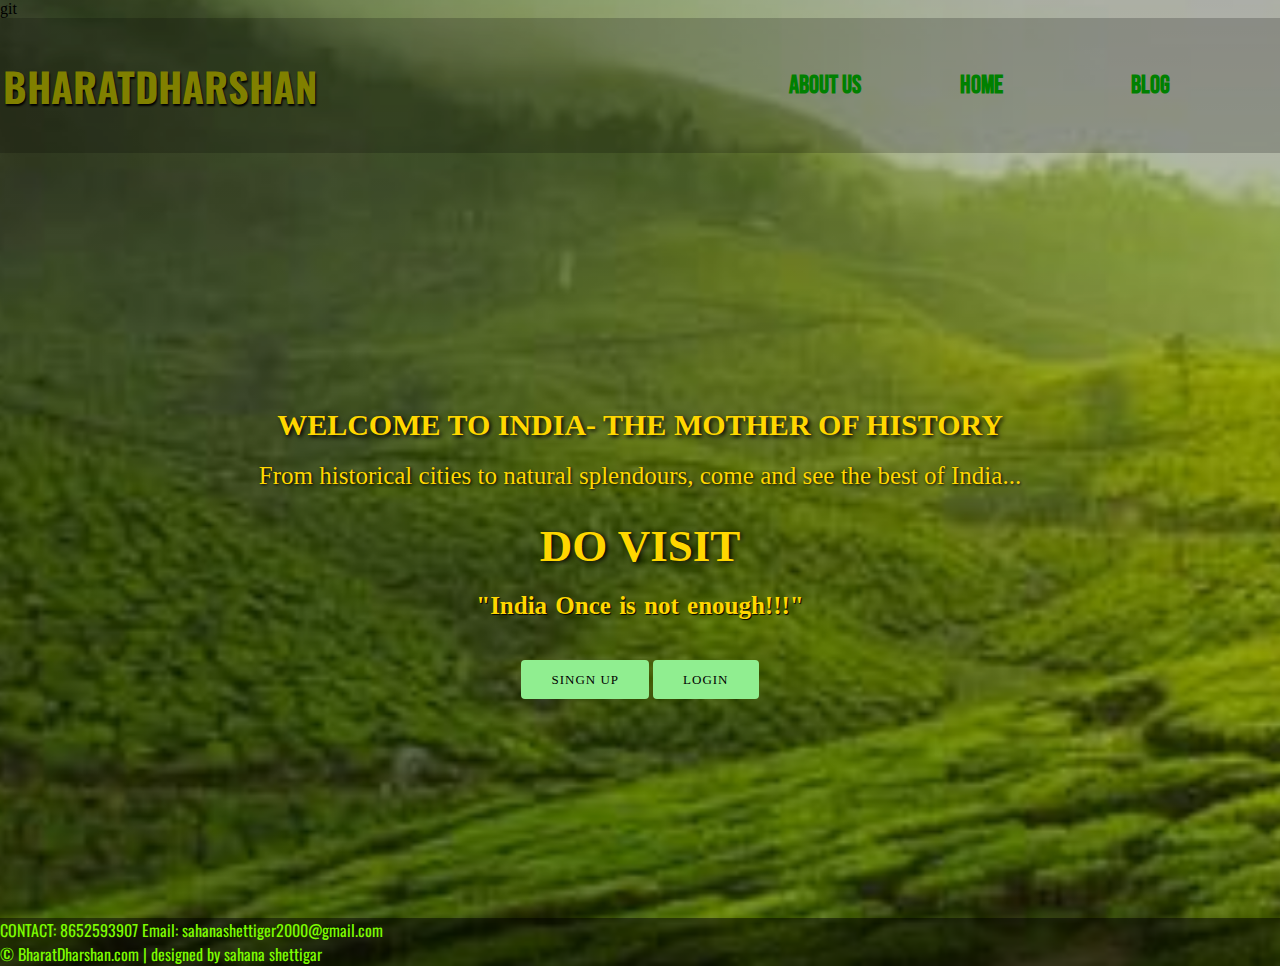
<file: index.html>
git <html>
    <head>
        <title>Tourism Landing page</title>
        <!--background-->
        <style>
            body {
  background-image: linear-gradient(rgba(0,0,0,0.3),rgba(0,0,0,0.1)), url("pics/ta2.png");
  background-size: cover;
} 
        </style>
        <!--CSS link-->
        <link rel="stylesheet" href="Css/mod.css">
        <!--Font link-->
        <link href="https://fonts.googleapis.com/css2?family=Oswald:wght@600&display=swap" rel="stylesheet"> 
        <link href="https://fonts.googleapis.com/css2?family=Bebas+Neue&display=swap" rel="stylesheet"> 
        <!--animate-->
        <link rel="stylesheet"href="https://cdnjs.cloudflare.com/ajax/libs/animate.css/3.7.0/animate.min.css">
    </head>
    <body>
        <header>
            <nav>
                <div class="logo"><h1>BharatDharshan</h1></div>
                    <div class="menu">
                        <a href="about.html">About us</a>
                        <a href="home.html">Home</a>
                        <a href="blog.html">Blog</a>
                    </div>
            </nav>
        </header>
        <main>
            <section>
                <h1 id="head">Welcome to India- The mother of History</h1>
                <p id="cont"> From historical cities to natural splendours, come and see the best of India...</p>
                <h2>Do Visit <span class="change_content"></span></h2>
                
                <h3 id="blue">"India Once is not enough!!!"</h3>
               
                <a href="#" class="butn1">Singn up</a>
                <a href="#" class="butn2">Login</a>
            </section>
        </main>   
        <footer>
            <div class="footer-content">
                CONTACT: 8652593907 
                Email: sahanashettiger2000@gmail.com
                <div class="footer-bottom">
                    &copy; BharatDharshan.com | designed by sahana shettigar
                </div>
            </div>
                    
        </footer>   
    </body>
</html>
</file>
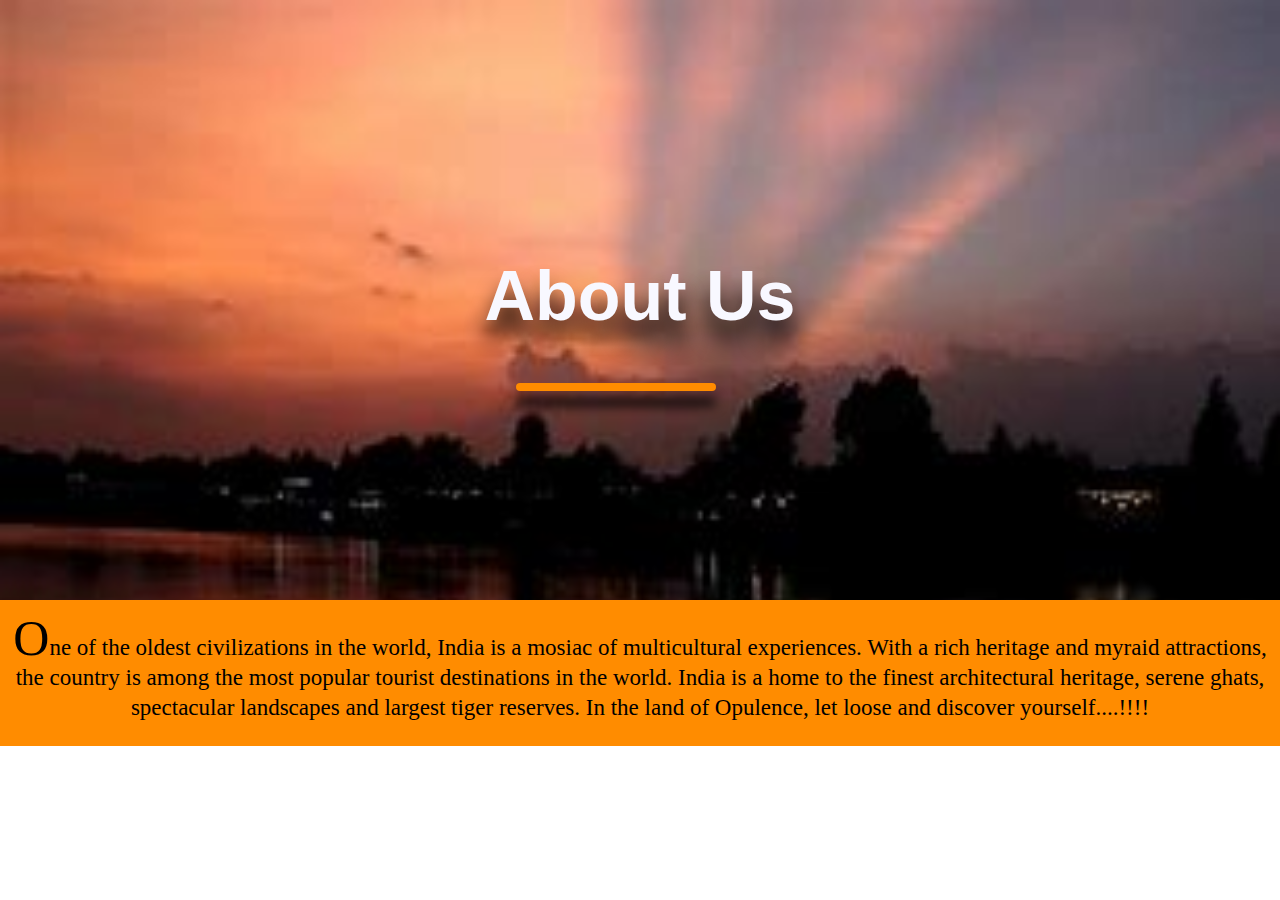
<file: about.html>
<html>
    <head>
        <title>About</title>
        
        <link rel="stylesheet" href="Css/abt.css">
    </head>
    <body>
        <div class="container">
            <div class="about">
                <div class="text">
                    <h1>About Us </h1>
                        <div class="line"></div>
                   
                </div>
            </div>
            <div class="content">
                <p><b>O</b>ne of the oldest civilizations in the world, India is a mosiac of multicultural 
                    experiences. With a rich heritage and myraid attractions, the country is among the most 
                    popular tourist destinations in the world. India is a home to the finest architectural 
                    heritage, serene ghats, spectacular landscapes and largest tiger reserves. 
                    In the land of Opulence, let loose and discover yourself....!!!!
                </p>
            </div>
        </div>
        
    </body>
</html>
</file>
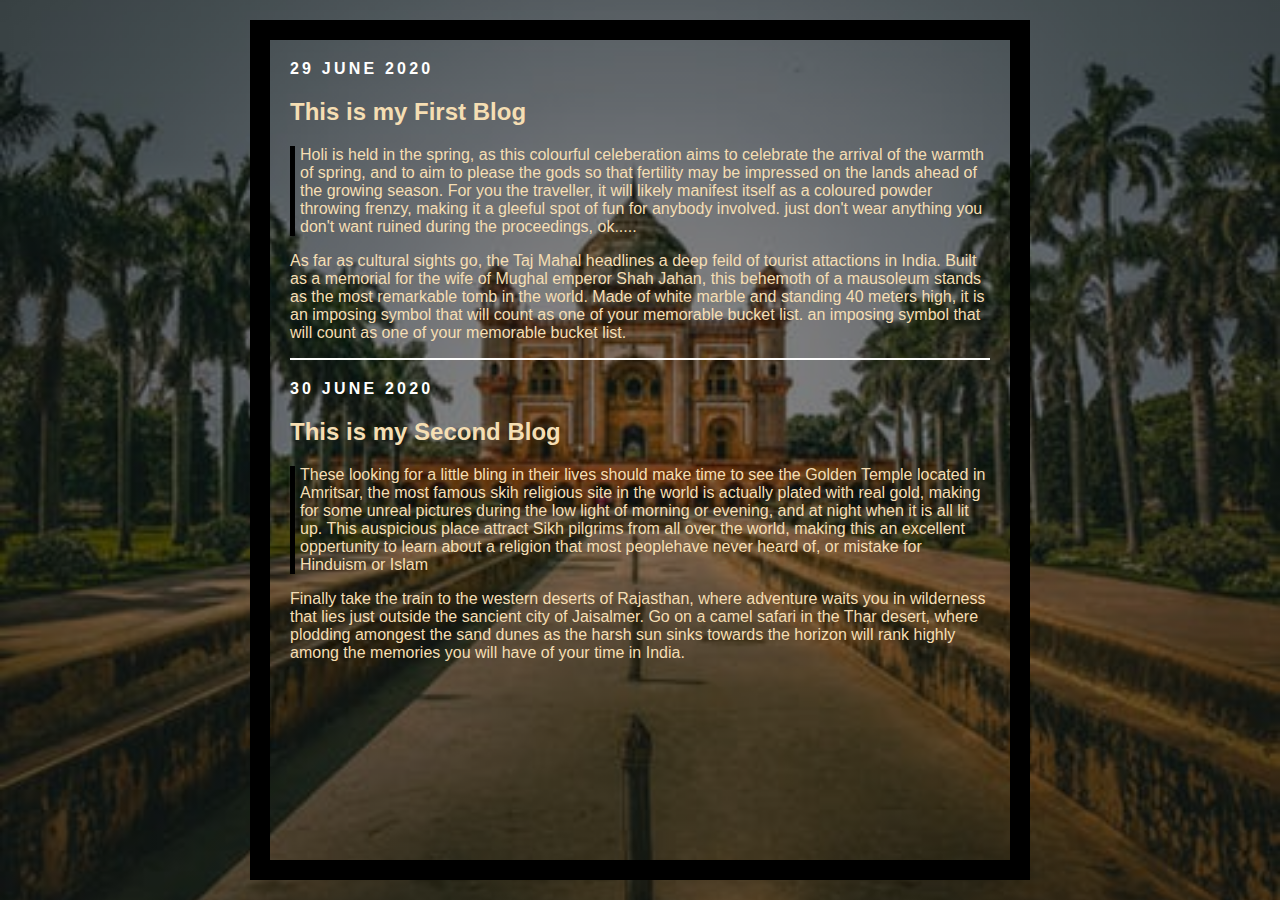
<file: blog.html>
<html>
    <html lang="en" dir="ltr">
        <head>
            <meta charset="utf-8">
            <title>Blog</title>
            <link rel="stylesheet" href="Css/blo.css">
        </head>
        <body>
            <div class="blog">
                <div class="date">29 June 2020</div>
                <h2>This is my First Blog</h2>
                <p class="paragraph"> Holi is held in the spring, as this colourful celeberation aims to celebrate the arrival of the warmth of spring, and to aim to please the gods so that fertility may be impressed  on the lands ahead of the growing season. For you the traveller, it will likely manifest itself  as a coloured powder throwing frenzy, making it a gleeful spot of fun for anybody involved. just don't wear anything you don't want ruined during the proceedings, ok.....  </p>
                <p>As far as cultural sights go, the Taj Mahal headlines a deep feild of tourist attactions in India.  Built as a memorial for the wife of Mughal emperor Shah Jahan, this behemoth of a mausoleum stands as the most remarkable tomb in the world. Made of white marble and standing 40 meters high, it is   an imposing symbol that will count as one of your memorable bucket list. an imposing symbol that will count as one of your memorable bucket list.</p>
                <hr>   
            </div>
            <div class="blog">
                <div class="date">30 June 2020</div>
                <h2>This is my Second Blog</h2>
                <p class="paragraph">These looking for a little bling in their lives should make time to see the Golden Temple located in Amritsar, the most famous skih religious site in the world is actually plated with real gold, making for some unreal pictures during the low light of morning or evening, and at night when it is all lit up. This auspicious place attract Sikh pilgrims from all over the world, making this an excellent oppertunity to learn about a religion that most peoplehave never heard of, or mistake for Hinduism or Islam   </p>
                <p>Finally take the train to the western deserts of Rajasthan, where adventure waits you in wilderness that lies just outside the sancient city of Jaisalmer. Go on a camel safari in the Thar desert, where plodding amongest the sand dunes as the harsh sun sinks towards the horizon will rank highly among the memories you will have of your time in India.</p>
            </div>

         </body>
</html>
</file>
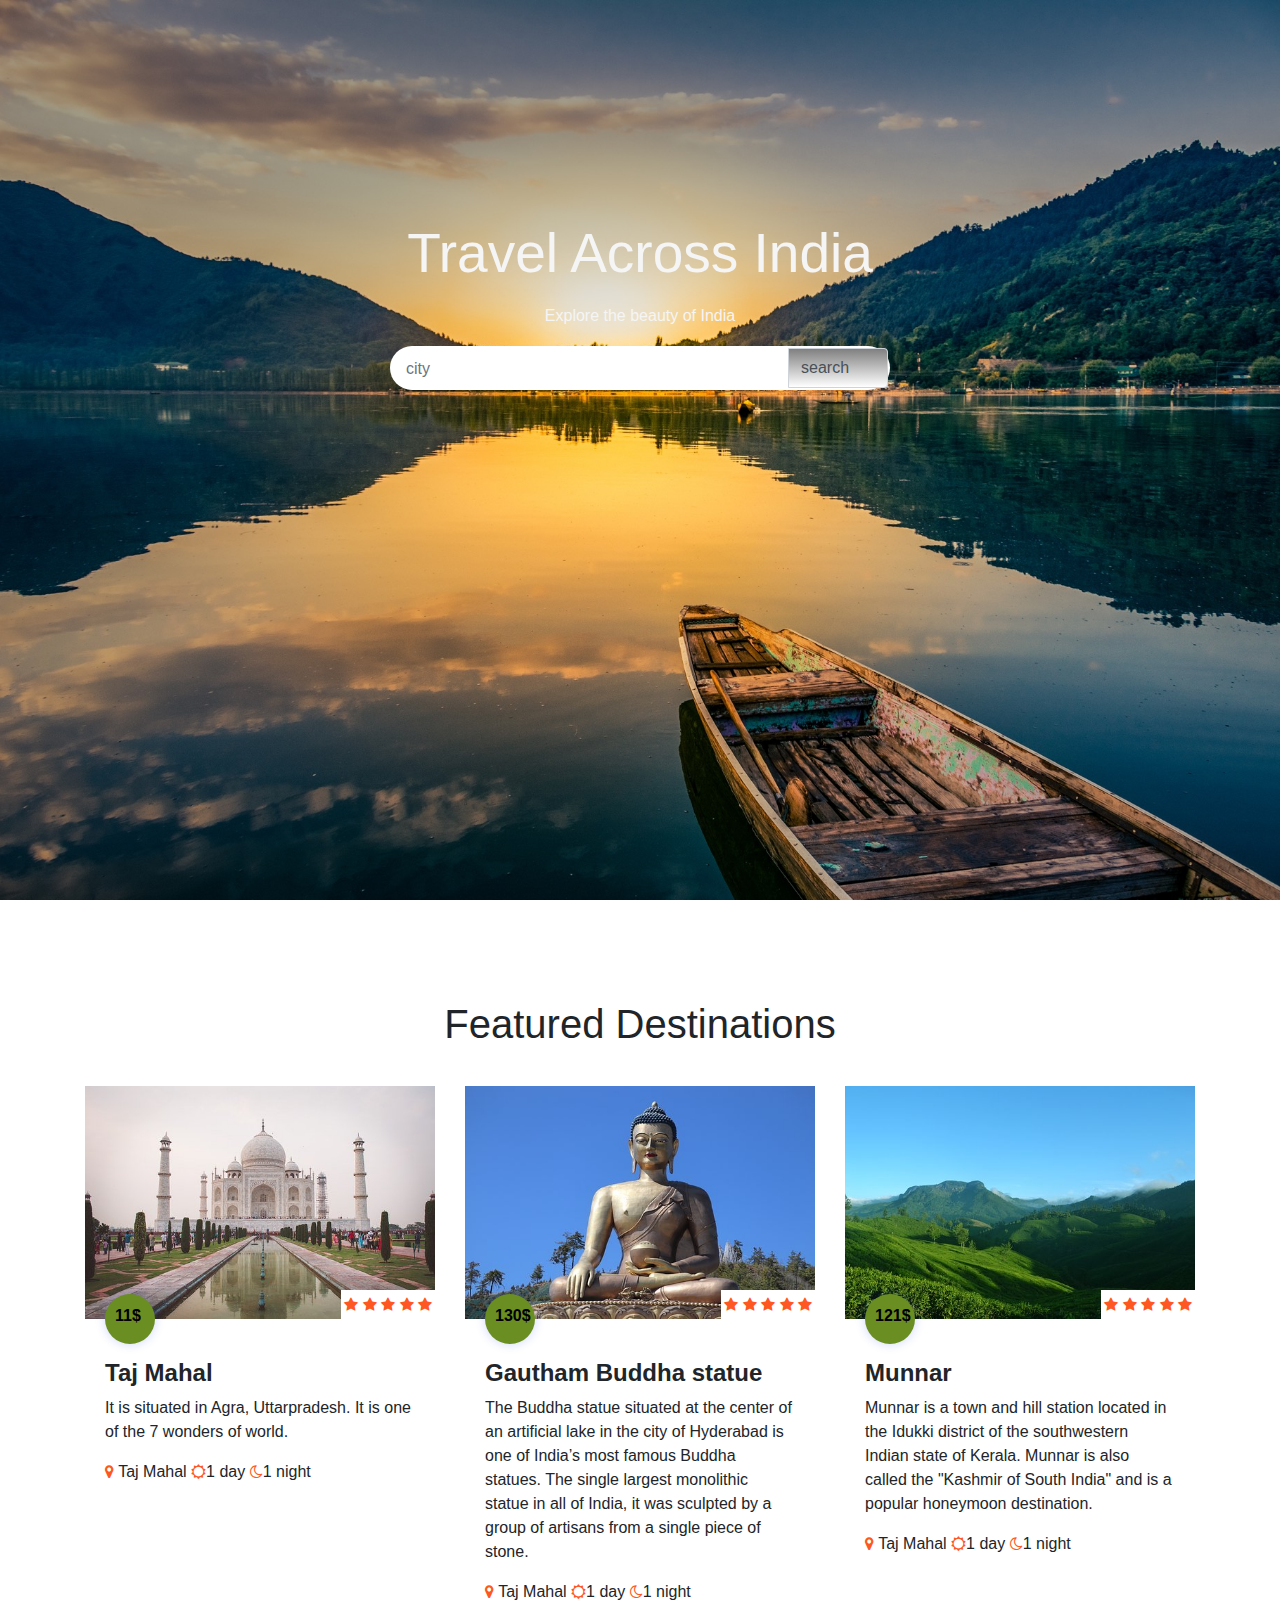
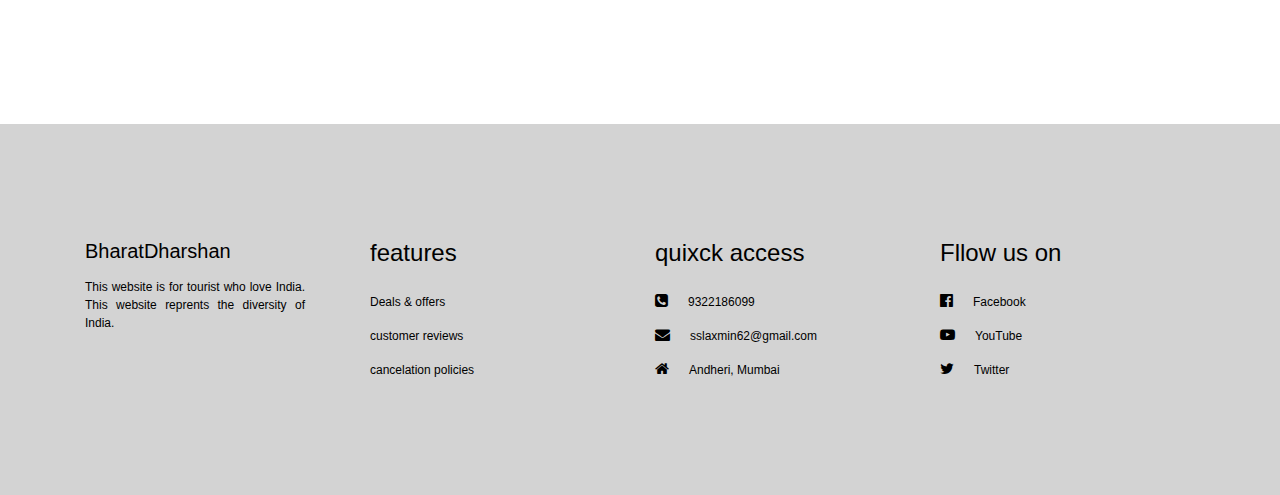
<file: home.html>
<html>
    <head>
        <title>Home page</title>
        <link rel="stylesheet" href="Css/hom.css">
        <link rel="stylesheet" href="https://stackpath.bootstrapcdn.com/font-awesome/4.7.0/css/font-awesome.min.css">
        <meta name="viewport" content="width=device-width, initial-scale=1.0">
        <link rel="stylesheet" href="https://stackpath.bootstrapcdn.com/bootstrap/4.5.0/css/bootstrap.min.css">
    </head> 
    <body>
        <section class="header"> 
            <div class="container"></div>
            <h1>Travel Across India</h1>
            <p>Explore the beauty of India</p>
            <div class="input-group">
                <input type="text" class="form-control" placeholder="city">
                <div class="input-group-append">
                    <button type="button" class="input-group-text btn">search</button> 
                </div>
            </div>
        </section>
        <section class="features">
            <h1>Featured Destinations</h1>
            <div class="container">
                <div class="row">
                    <div class="col-md-4">
                        <div class="feature-box">
                            <div class="feature-img">
                                <img src="images/Taj.jpg">
                                <div class="price">
                                    <p>11$</p>
                                </div>
                                    <div class="rating">
                                        <i class="fa fa-star"></i>
                                        <i class="fa fa-star"></i>
                                        <i class="fa fa-star"></i>
                                        <i class="fa fa-star"></i>
                                        <i class="fa fa-star"></i>
                                    </div>
                            </div>
                            <div class="feature-detail">
                                <h4>Taj Mahal</h4>
                                <p>It is situated in Agra, Uttarpradesh. It is one of the 7 wonders of world.</p>
                                <div>
                                    <span><i class="fa fa-map-marker"></i> Taj Mahal</span>
                                    <span><i class="fa fa-sun-o"></i>1 day</span>
                                    <span><i class="fa fa-moon-o"></i>1 night</span>
                                </div>
                            </div>
                        </div>
                    </div>
                    <div class="col-md-4">
                        <div class="feature-box">
                            <div class="feature-img">
                                <img src="images/buddha.jpg">
                                <div class="price">
                                    <p>130$</p>
                                </div>
                                    <div class="rating">
                                        <i class="fa fa-star"></i>
                                        <i class="fa fa-star"></i>
                                        <i class="fa fa-star"></i>
                                        <i class="fa fa-star"></i>
                                        <i class="fa fa-star"></i>
                                    </div>
                            </div>
                            <div class="feature-detail">
                                <h4>Gautham Buddha statue</h4>
                                <p>The Buddha statue situated at the center of an artificial lake in the city of Hyderabad is one of India’s most famous Buddha statues. 
                                    The single largest monolithic statue in all of India, it was sculpted by a group of artisans from a single piece of stone.
                                </p>
                                <div>
                                    <span><i class="fa fa-map-marker"></i> Taj Mahal</span>
                                    <span><i class="fa fa-sun-o"></i>1 day</span>
                                    <span><i class="fa fa-moon-o"></i>1 night</span>
                                </div>
                            </div>
                        </div>
                    </div>
                    <div class="col-md-4">
                        <div class="feature-box">
                            <div class="feature-img">
                                <img src="images/munnar.jpg">
                                <div class="price">
                                    <p>121$</p>
                                </div>
                                    <div class="rating">
                                        <i class="fa fa-star"></i>
                                        <i class="fa fa-star"></i>
                                        <i class="fa fa-star"></i>
                                        <i class="fa fa-star"></i>
                                        <i class="fa fa-star"></i>
                                    </div>
                            </div>
                            <div class="feature-detail">
                                <h4>Munnar</h4>
                                <p>Munnar is a town and hill station located in the Idukki district of the southwestern Indian state of Kerala.
                                    Munnar is also called the "Kashmir of South India" and is a popular honeymoon destination. 
                                </p>
                                <div>
                                    <span><i class="fa fa-map-marker"></i> Taj Mahal</span>
                                    <span><i class="fa fa-sun-o"></i>1 day</span>
                                    <span><i class="fa fa-moon-o"></i>1 night</span>
                                </div>
                            </div>
                        </div>
                    </div>
                </div>
            </div>
        </section>
        <section class="footer">
            <div class="container">
                <div class="row">
                    <div class="col-md-3">
                        <h3>BharatDharshan</h3>
                        <p>This website is for tourist who love India. This website reprents the diversity of India.</p>
                    </div>
                    <div class="col-md-3">
                        <h4>features</h4>
                        <p>Deals & offers</p>
                        <p>customer reviews</p>
                        <p>cancelation policies</p>
                    </div>
                    <div class="col-md-3">
                        <h4>quixck access</h4>
                        <p><i class="fa fa-phone-square"></i>9322186099</p>
                        <p><i class="fa fa-envelope"></i>sslaxmin62@gmail.com</p>
                        <p><i class="fa fa-home"></i>Andheri, Mumbai</p>
                    </div>
                    <div class="col-md-3">
                    <h4>Fllow us on</h4>
                    <p><i class="fa fa-facebook-official"></i>Facebook</p>
                    <p><i class="fa fa-youtube-play"></i>YouTube</p>
                    <p><i class="fa fa-twitter"></i>Twitter</p>
                    </div>
                </div>
            </div>
        </section>
    </body>

</html>
</file>
<file: Css/mod.css>
*{
    margin: 0;
    padding: 0;
    box-sizing: border-box;
}

nav{
    width: 100%;
    height: 15vh;
    background: rgba(0,0,0,0.2);
    display: flex;
    justify-content: space-between;
    align-items: center; text-transform: uppercase;
}
nav .logo{
    width: 25%; 
    text-align: center;
    font-size: 20px;
    font-family: Oswald;
    font-weight: bolder;
    text-shadow: 1px 2px 2px black;
    color: olive
}
nav .menu{
    width: 40%;
    display: flex;
    justify-content: space-around;
}   
nav .menu a{
    width: 25%;
    font-family: Bebas Neue;
    text-decoration: none;
    font-weight: bolder;
    font-size: 25px;
    color: green;
}
.menu a:hover{
    text-decoration: underline;

}
main{
    width: 100%;
    height: 85vh;
    display: flex;
    justify-content: center;
    align-items: center;
    text-align: center;
    color: gold;
}
section{

}
section h1{
    margin: 25px 0 20px 0;
    font-size: 30px;
    font-weight: 600;
    text-shadow: 2px 2px 4px black;
    text-transform: uppercase;
}
section p{
    margin: 5px 0 10px 0;
    font-size: 25px;
    font-weight: 500;
    text-shadow: 1px 1px 3px black;
}
section h2{
    margin: 30px 0 20px 0;
    font-size: 45px;
    font-weight: 700;
    text-shadow: 2px 1px 5px black;
    text-transform: uppercase;

}
section h3{
    font-size: 25px;
    word-spacing: 2px;
    margin-bottom: 50px;
    text-shadow: 1px 1px 1px black;
}
section a{
    padding: 12px 30px;
    border-radius: 4px;
    outline: none;
    text-transform: uppercase;
    font-size: 13px;
    text-decoration: none;
    letter-spacing: 1px;
    transition: all .5s ease;
}
section .butn1{
    background: lightgreen;
    color: black;
}
.butn1:hover{
    background: limegreen;
    color: black;
}
section .butn2{
    background: lightgreen;
    color: black;
}
.butn2:hover{
    background: limegreen;
    color: black;
}

.change_content:after{
    content: '';
    animation: changetext 10s infinite linear;
    text-shadow: 1px 2px 2px black;
    color: greenyellow   
}
@keyframes changetext{
    0%{ content:"Taj Mahal"; }
    0%{ content:"Munnar"; }
    30%{ content:"Dehli Gate"; }
    60%{ content:"Shimla"; }
    80%{ content:" Leh Ladakh"; }
    100%{ content:"Coorg"; }   
}
footer{
    font-family: oswald;
    color: lawngreen;
    background: rgba(0,0,0,0.5);
</file>
<file: Css/abt.css>
body{
    margin: 0;
    padding: 0;
}
.container{
    width: 100%;
    height: auto;
    display: flex;
    align-items: flex-start;
    flex-wrap: wrap;
}
.about{
    width: 100%;
    height: 600px;
    background-image: url("../pics/uni.jpg");
    background-size: cover;
    background-repeat: no-repeat;
    display: flex;
    align-items: center;
    justify-content: center;
    flex-wrap: wrap;
}
.text{
    font-size: 35px;
    color: ghostwhite;
    font-family: sans-serif;
    text-shadow: 0px 20px 22px black;
}
.line{
    width: 200px;
    height: 8px;
    background-color: darkorange;
    display: block;
    position: relative;
    border-radius: 5px;
    left: 10%;
    box-shadow: 0px 15px 12px 0px black;
}

.content{
    width: 100%;
    height: auto;
    background-color:darkorange;
    font-size: 23px;
    font-family: 'Times New Roman';
    color: black;
    line-height: 30px;
    text-align: center;
}
b{
    font-size: 50px;
    color: black;
    font-weight: 500;
}
</file>
<file: Css/blo.css>
body{
    background-image: linear-gradient(rgba(0,0,0,0.5), rgba(0,0,0,0.5)), url("../place/pic.jpg");
    background-repeat: no-repeat;
    background-size: cover;
    background-position: center;
    background-attachment: fixed;
    width: 80%;
    border: 20px solid black;
    font-family: sans-serif;
    padding: 20px;
    margin: 20px auto;
    max-width: 700px;   
}
.blog{
    margin-bottom: 20px;
    color: wheat;
}
.date{
    color: white;
    letter-spacing: 0.2rem;
    text-transform: uppercase;
    font-weight: 700;
}
 .paragraph{
    border-left: 5px solid black;
    padding-left: 5px;
    color: wheat;
}
.h2{
    font-size: 2.0rem;
}
hr{
    border: 0;
    height: 0;
    border-top: 1px solid white;
    border-bottom: 1px solid white;
}
</file>
<file: Css/hom.css>
*{
    margin: 0;
    padding: 0;
}
.header{
    height: 100%;
    background-image: url("../images/dallake.jpg");
    background-size: cover;
    background-position: center;
    background-attachment: fixed;
    padding-top: 20px;
    text-align: center;
    color: whitesmoke;
}
.header h1{
    padding-top: 200px;
    padding-bottom: 0;
    font-size: 55px;
}
.header p{
    margin: 18px 0;
}
.input-group{
    width: 90%;
    max-width: 500px;
    border-radius: 30px;
    background: white;
    margin: auto;
    padding: 2px;

}
.form-control{
    border: 0 !important;
    border-radius: 30px !important;
    margin: 2px;
    box-shadow: none !important;
}
.input-group-text{
    width: 100px;
    background-image: linear-gradient(grey,white);
    border: 10px;
    color: black;
    padding: 0 80px;
    border-radius: 40px;
    box-shadow: none;
}
.features{
    padding: 100px 0;

}
h1{
    text-align: center;
    padding-bottom: 30px;

}
.feature-img img
{
    width: 100%;
}
.price{
    width: 50px;
    height: 50px;
    background: olivedrab;
    color: black;
    font-weight: 600;
    border-radius: 50%;
    padding: 10px;
    box-shadow: 0 0 10px 1px rgba(037,73,214,0.18);
    position: absolute;
    left: 20px;
    bottom: -25px;
}
.feature-img{
    position: relative;
}
.rating{
    padding: 3px;
    float: right;
    background: white;
    bottom: -1px;
    right: 0;
    position: absolute;
}
.features .fa{
    font-size: 15px;
    color: #ff5722;
}
.feature-detail{
    padding: 20px;
    text-align: justify:
}
.feature-detail h4{
    font-weight: 600;
    margin-top: 20px;
}
.feature-detail fa{
    margin-right: 5px;
}
.footer{
    padding: 100px 20px;
    background-color:lightgray;
    color:black;  
}
.footer h3{
    width: 150px;
    margin-top: 15px;
    margin-bottom: 15px;
    font-size: 20px;
}
.footer h4{
    text-align: left;
    margin-top: 15px;
    margin-bottom: 25px;
}
.footer p{
    font-size: 12px;
    text-align: justify;
    padding-right: 35px;
}
.footer .row .fa{
    padding-right: 20px;
    font-size: 15px;
}
</file>
